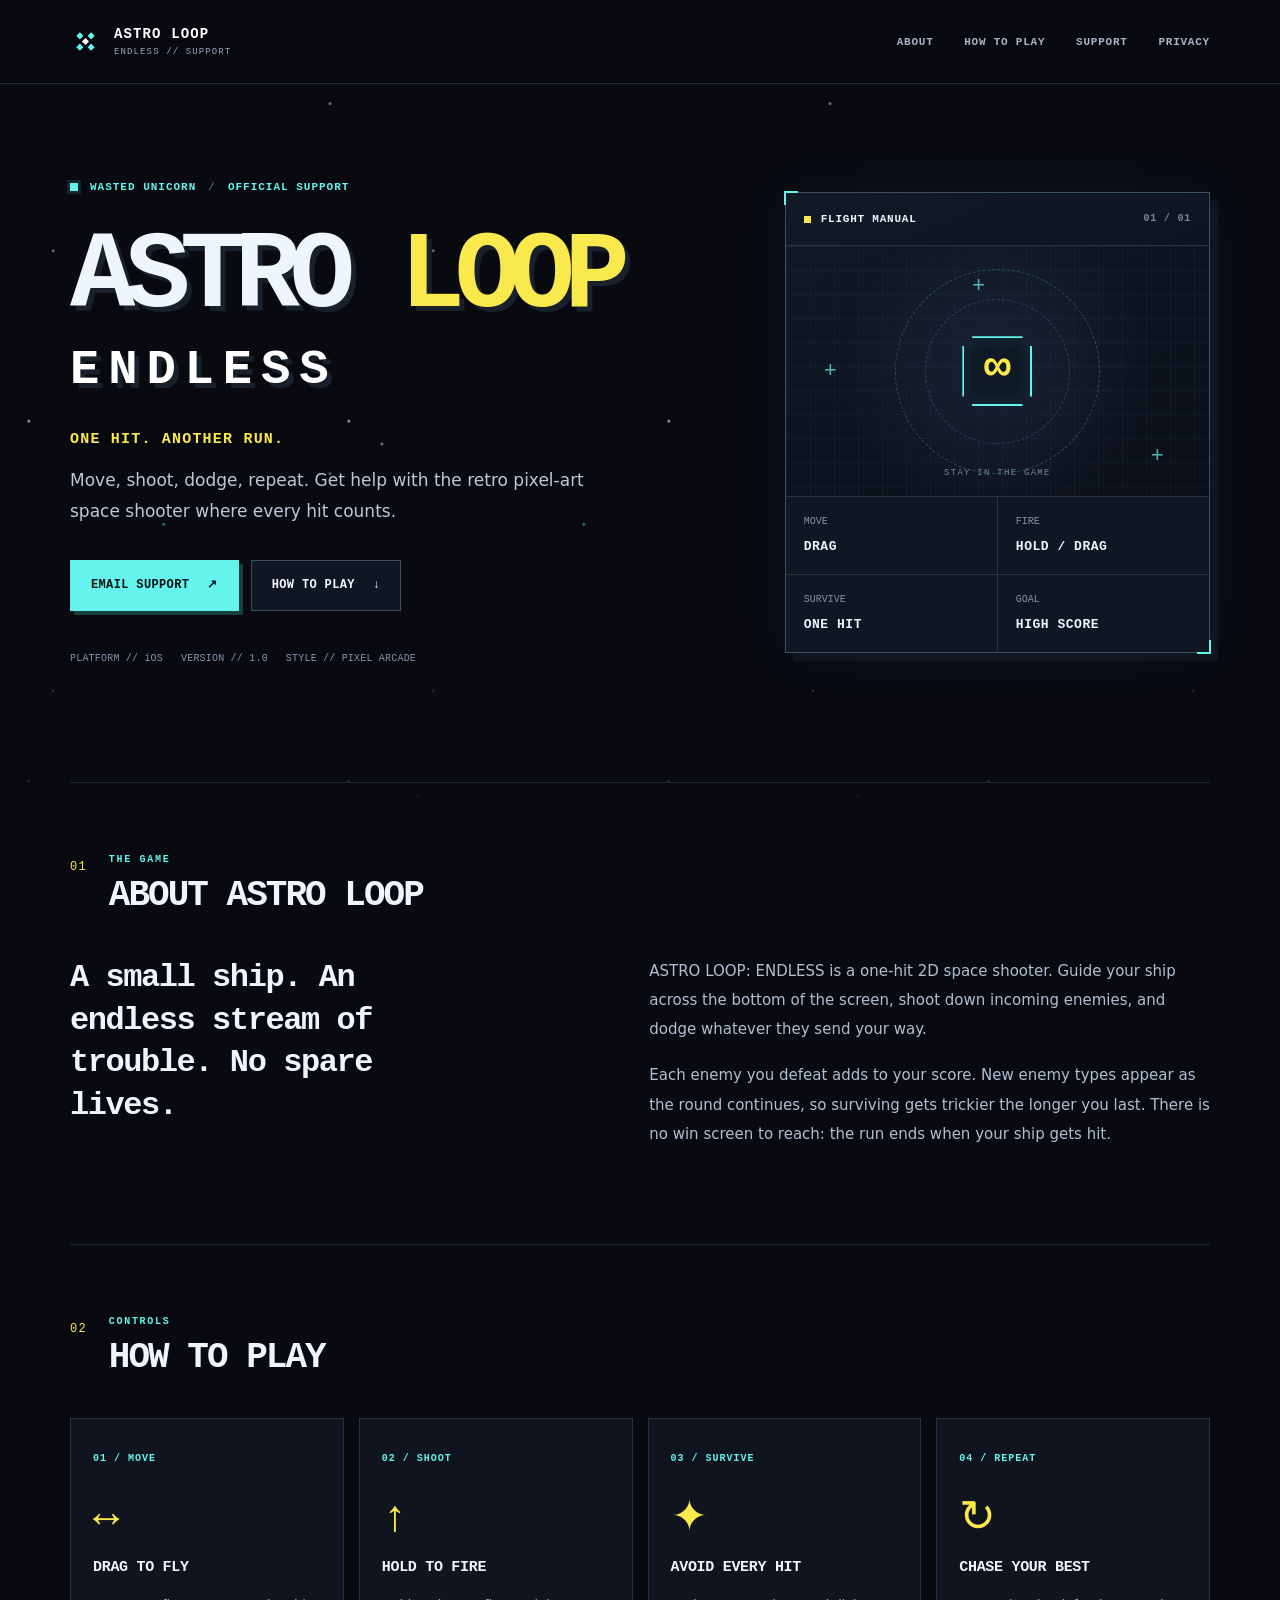
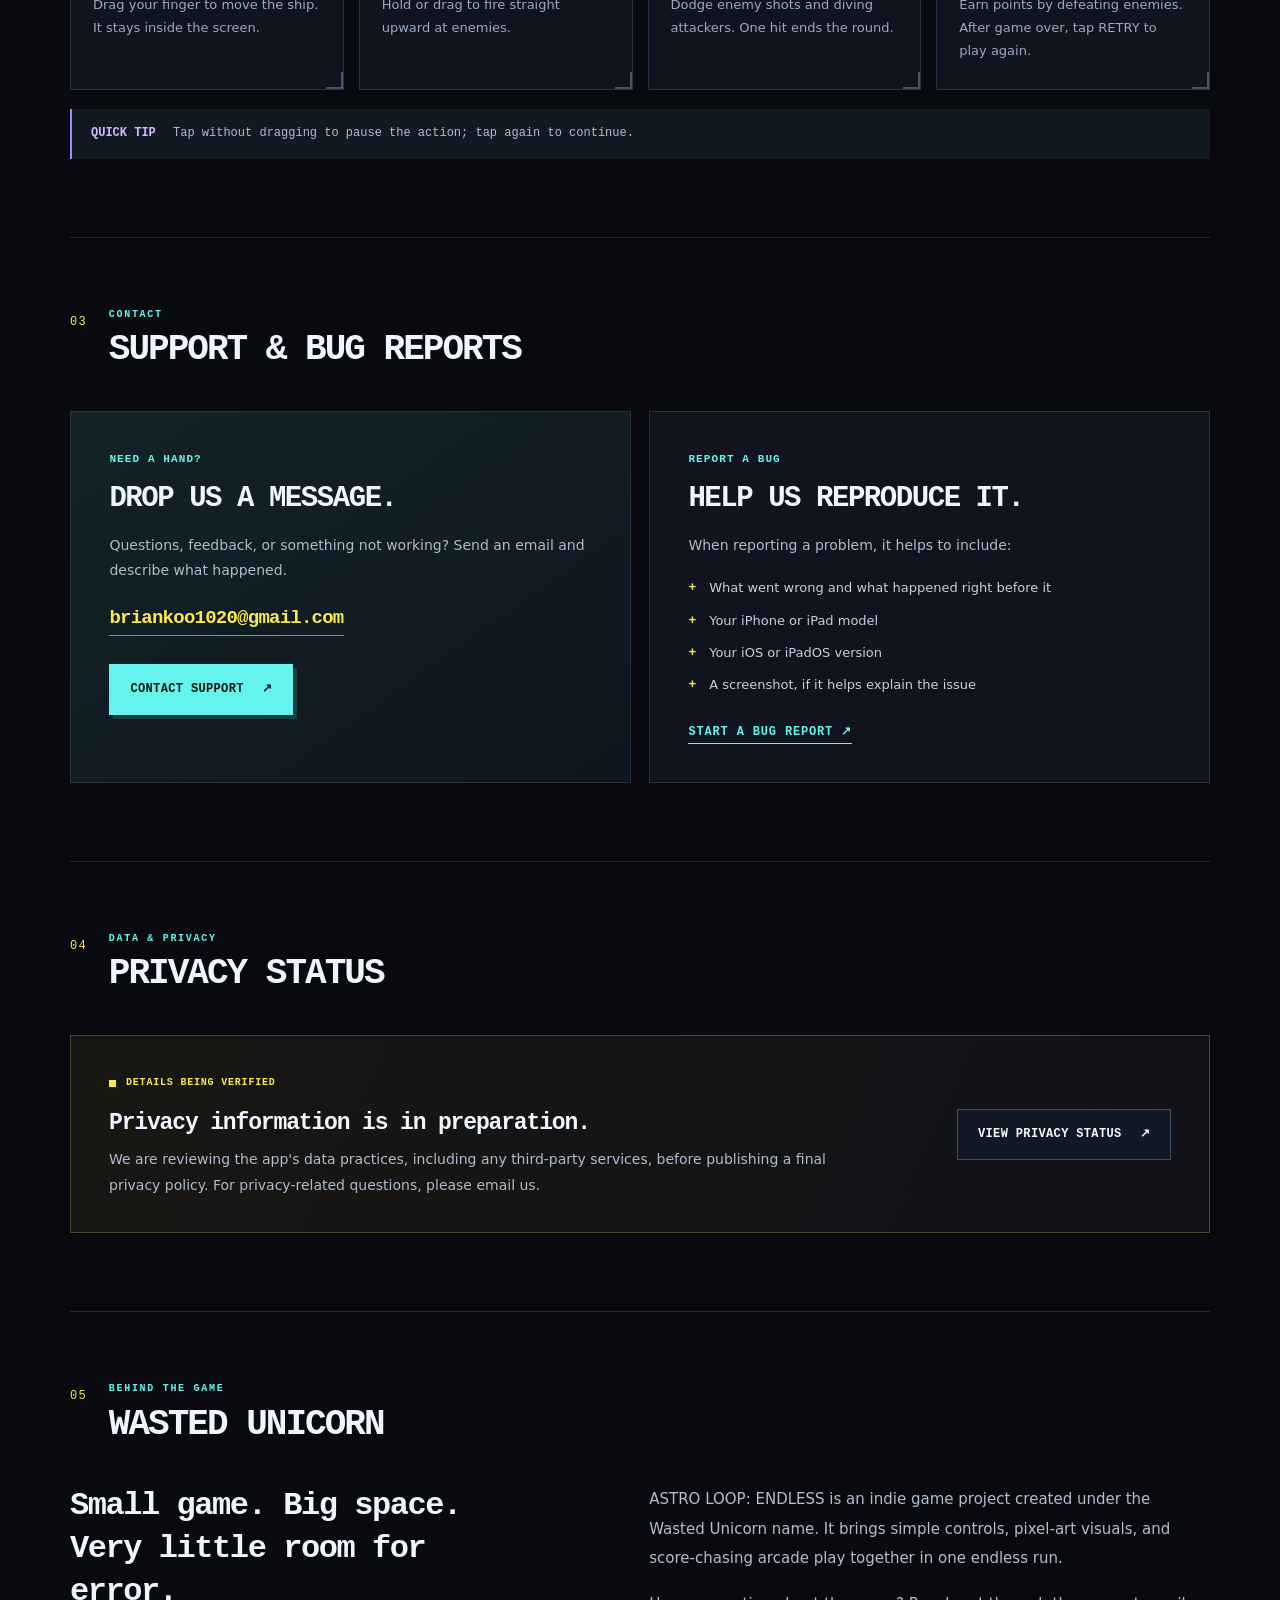
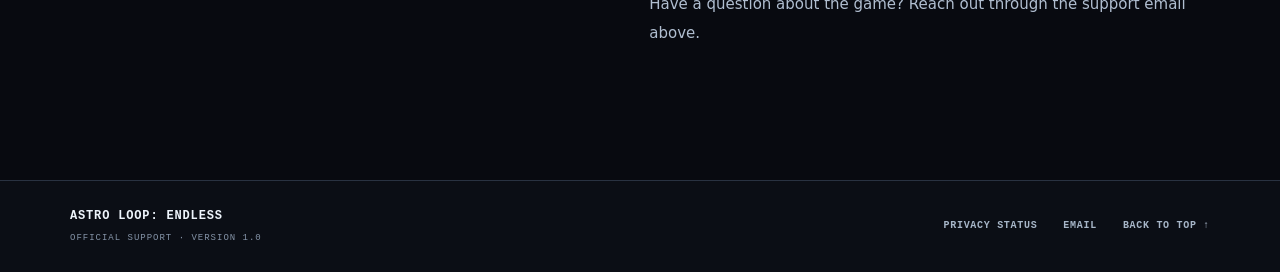
<file: index.html>
<!doctype html>
<html lang="en">
<head>
  <meta charset="utf-8">
  <meta name="viewport" content="width=device-width, initial-scale=1">
  <meta name="theme-color" content="#080a10">
  <meta name="description" content="Official support for ASTRO LOOP: ENDLESS. Find controls, report a bug, and get in touch with Wasted Unicorn.">
  <title>ASTRO LOOP: ENDLESS | Official Support</title>
  <link rel="stylesheet" href="styles.css">
</head>
<body>
  <a class="skip-link" href="#main">Skip to content</a>
  <div class="space-dust" aria-hidden="true"></div>

  <header class="site-header">
    <div class="shell header-inner">
      <a class="brand" href="index.html" aria-label="ASTRO LOOP: ENDLESS, home">
        <span class="brand-symbol" aria-hidden="true"><span></span><span></span><span></span><span></span><span></span></span>
        <span class="brand-text"><strong>ASTRO LOOP</strong><small>ENDLESS // SUPPORT</small></span>
      </a>
      <nav class="top-nav" aria-label="Main navigation">
        <a href="#about">ABOUT</a>
        <a href="#controls">HOW TO PLAY</a>
        <a href="#support">SUPPORT</a>
        <a href="#privacy">PRIVACY</a>
      </nav>
    </div>
  </header>

  <main id="main">
    <section class="hero shell" aria-labelledby="hero-heading">
      <div class="hero-copy">
        <p class="eyebrow"><span class="signal" aria-hidden="true"></span> WASTED UNICORN <span class="eyebrow-divider">/</span> OFFICIAL SUPPORT</p>
        <h1 id="hero-heading">ASTRO <span>LOOP</span><small>ENDLESS</small></h1>
        <p class="hero-kicker">ONE HIT. ANOTHER RUN.</p>
        <p class="hero-lead">Move, shoot, dodge, repeat. Get help with the retro pixel-art space shooter where every hit counts.</p>
        <div class="hero-actions">
          <a class="button button-primary" href="mailto:briankoo1020@gmail.com?subject=ASTRO%20LOOP%3A%20ENDLESS%20-%20Support">EMAIL SUPPORT <span aria-hidden="true">↗</span></a>
          <a class="button button-ghost" href="#controls">HOW TO PLAY <span aria-hidden="true">↓</span></a>
        </div>
        <div class="hero-meta"><span>PLATFORM // iOS</span><span>VERSION // 1.0</span><span>STYLE // PIXEL ARCADE</span></div>
      </div>

      <aside class="hud" aria-label="Game at a glance">
        <div class="hud-top"><span class="hud-dot" aria-hidden="true"></span><span>FLIGHT MANUAL</span><span class="hud-index">01 / 01</span></div>
        <div class="hud-art" aria-hidden="true">
          <div class="hud-ring ring-one"></div><div class="hud-ring ring-two"></div>
          <span class="hud-cross cross-top">+</span><span class="hud-cross cross-left">+</span><span class="hud-cross cross-bottom">+</span>
          <div class="hud-reticle"><span></span><span></span><span></span><span></span><b>∞</b></div>
          <div class="hud-caption">STAY IN THE GAME</div>
        </div>
        <div class="hud-specs">
          <div><span>MOVE</span><strong>DRAG</strong></div>
          <div><span>FIRE</span><strong>HOLD / DRAG</strong></div>
          <div><span>SURVIVE</span><strong>ONE HIT</strong></div>
          <div><span>GOAL</span><strong>HIGH SCORE</strong></div>
        </div>
      </aside>
    </section>

    <section id="about" class="content-section shell" aria-labelledby="about-heading">
      <div class="section-heading"><span class="section-number">01</span><div><p class="section-overline">THE GAME</p><h2 id="about-heading">ABOUT ASTRO LOOP</h2></div></div>
      <div class="two-column">
        <p class="body-lead">A small ship. An endless stream of trouble. No spare lives.</p>
        <div class="prose"><p>ASTRO LOOP: ENDLESS is a one-hit 2D space shooter. Guide your ship across the bottom of the screen, shoot down incoming enemies, and dodge whatever they send your way.</p><p>Each enemy you defeat adds to your score. New enemy types appear as the round continues, so surviving gets trickier the longer you last. There is no win screen to reach: the run ends when your ship gets hit.</p></div>
      </div>
    </section>

    <section id="controls" class="content-section shell" aria-labelledby="controls-heading">
      <div class="section-heading"><span class="section-number">02</span><div><p class="section-overline">CONTROLS</p><h2 id="controls-heading">HOW TO PLAY</h2></div></div>
      <div class="steps-grid">
        <article class="step-card"><span class="step-index">01 / MOVE</span><div class="step-symbol" aria-hidden="true">↔</div><h3>DRAG TO FLY</h3><p>Drag your finger to move the ship. It stays inside the screen.</p></article>
        <article class="step-card"><span class="step-index">02 / SHOOT</span><div class="step-symbol" aria-hidden="true">↑</div><h3>HOLD TO FIRE</h3><p>Hold or drag to fire straight upward at enemies.</p></article>
        <article class="step-card"><span class="step-index">03 / SURVIVE</span><div class="step-symbol" aria-hidden="true">✦</div><h3>AVOID EVERY HIT</h3><p>Dodge enemy shots and diving attackers. One hit ends the round.</p></article>
        <article class="step-card"><span class="step-index">04 / REPEAT</span><div class="step-symbol" aria-hidden="true">↻</div><h3>CHASE YOUR BEST</h3><p>Earn points by defeating enemies. After game over, tap RETRY to play again.</p></article>
      </div>
      <p class="tip"><span class="tip-label">QUICK TIP</span> Tap without dragging to pause the action; tap again to continue.</p>
    </section>

    <section id="support" class="content-section shell" aria-labelledby="support-heading">
      <div class="section-heading"><span class="section-number">03</span><div><p class="section-overline">CONTACT</p><h2 id="support-heading">SUPPORT &amp; BUG REPORTS</h2></div></div>
      <div class="support-grid">
        <div class="contact-panel">
          <p class="tiny-label">NEED A HAND?</p><h3>DROP US A MESSAGE.</h3>
          <p>Questions, feedback, or something not working? Send an email and describe what happened.</p>
          <a class="contact-email" href="mailto:briankoo1020@gmail.com">briankoo1020@gmail.com</a>
          <a class="button button-primary" href="mailto:briankoo1020@gmail.com?subject=ASTRO%20LOOP%3A%20ENDLESS%20-%20Support">CONTACT SUPPORT <span aria-hidden="true">↗</span></a>
        </div>
        <div class="bug-panel">
          <p class="tiny-label">REPORT A BUG</p><h3>HELP US REPRODUCE IT.</h3>
          <p>When reporting a problem, it helps to include:</p>
          <ul class="bug-list"><li>What went wrong and what happened right before it</li><li>Your iPhone or iPad model</li><li>Your iOS or iPadOS version</li><li>A screenshot, if it helps explain the issue</li></ul>
          <a class="text-link" href="mailto:briankoo1020@gmail.com?subject=ASTRO%20LOOP%3A%20ENDLESS%20-%20Bug%20Report&amp;body=Device%3A%0AiOS%20version%3A%0AWhat%20happened%3A%0ASteps%20to%20reproduce%3A%0A">START A BUG REPORT <span aria-hidden="true">↗</span></a>
        </div>
      </div>
    </section>

    <section id="privacy" class="content-section shell" aria-labelledby="privacy-heading">
      <div class="section-heading"><span class="section-number">04</span><div><p class="section-overline">DATA &amp; PRIVACY</p><h2 id="privacy-heading">PRIVACY STATUS</h2></div></div>
      <div class="privacy-panel"><div><p class="draft-tag"><span class="draft-indicator" aria-hidden="true"></span> DETAILS BEING VERIFIED</p><h3>Privacy information is in preparation.</h3><p>We are reviewing the app's data practices, including any third-party services, before publishing a final privacy policy. For privacy-related questions, please email us.</p></div><a class="button button-ghost" href="privacy.html">VIEW PRIVACY STATUS <span aria-hidden="true">↗</span></a></div>
    </section>

    <section id="developer" class="content-section shell developer-section" aria-labelledby="developer-heading">
      <div class="section-heading"><span class="section-number">05</span><div><p class="section-overline">BEHIND THE GAME</p><h2 id="developer-heading">WASTED UNICORN</h2></div></div>
      <div class="two-column"><p class="body-lead">Small game. Big space. Very little room for error.</p><div class="prose"><p>ASTRO LOOP: ENDLESS is an indie game project created under the Wasted Unicorn name. It brings simple controls, pixel-art visuals, and score-chasing arcade play together in one endless run.</p><p>Have a question about the game? Reach out through the support email above.</p></div></div>
    </section>
  </main>

  <footer class="site-footer"><div class="shell footer-inner"><div><strong>ASTRO LOOP: ENDLESS</strong><span>OFFICIAL SUPPORT · VERSION 1.0</span></div><div class="footer-links"><a href="privacy.html">PRIVACY STATUS</a><a href="mailto:briankoo1020@gmail.com">EMAIL</a><a href="#main">BACK TO TOP ↑</a></div></div></footer>
</body>
</html>
</file>
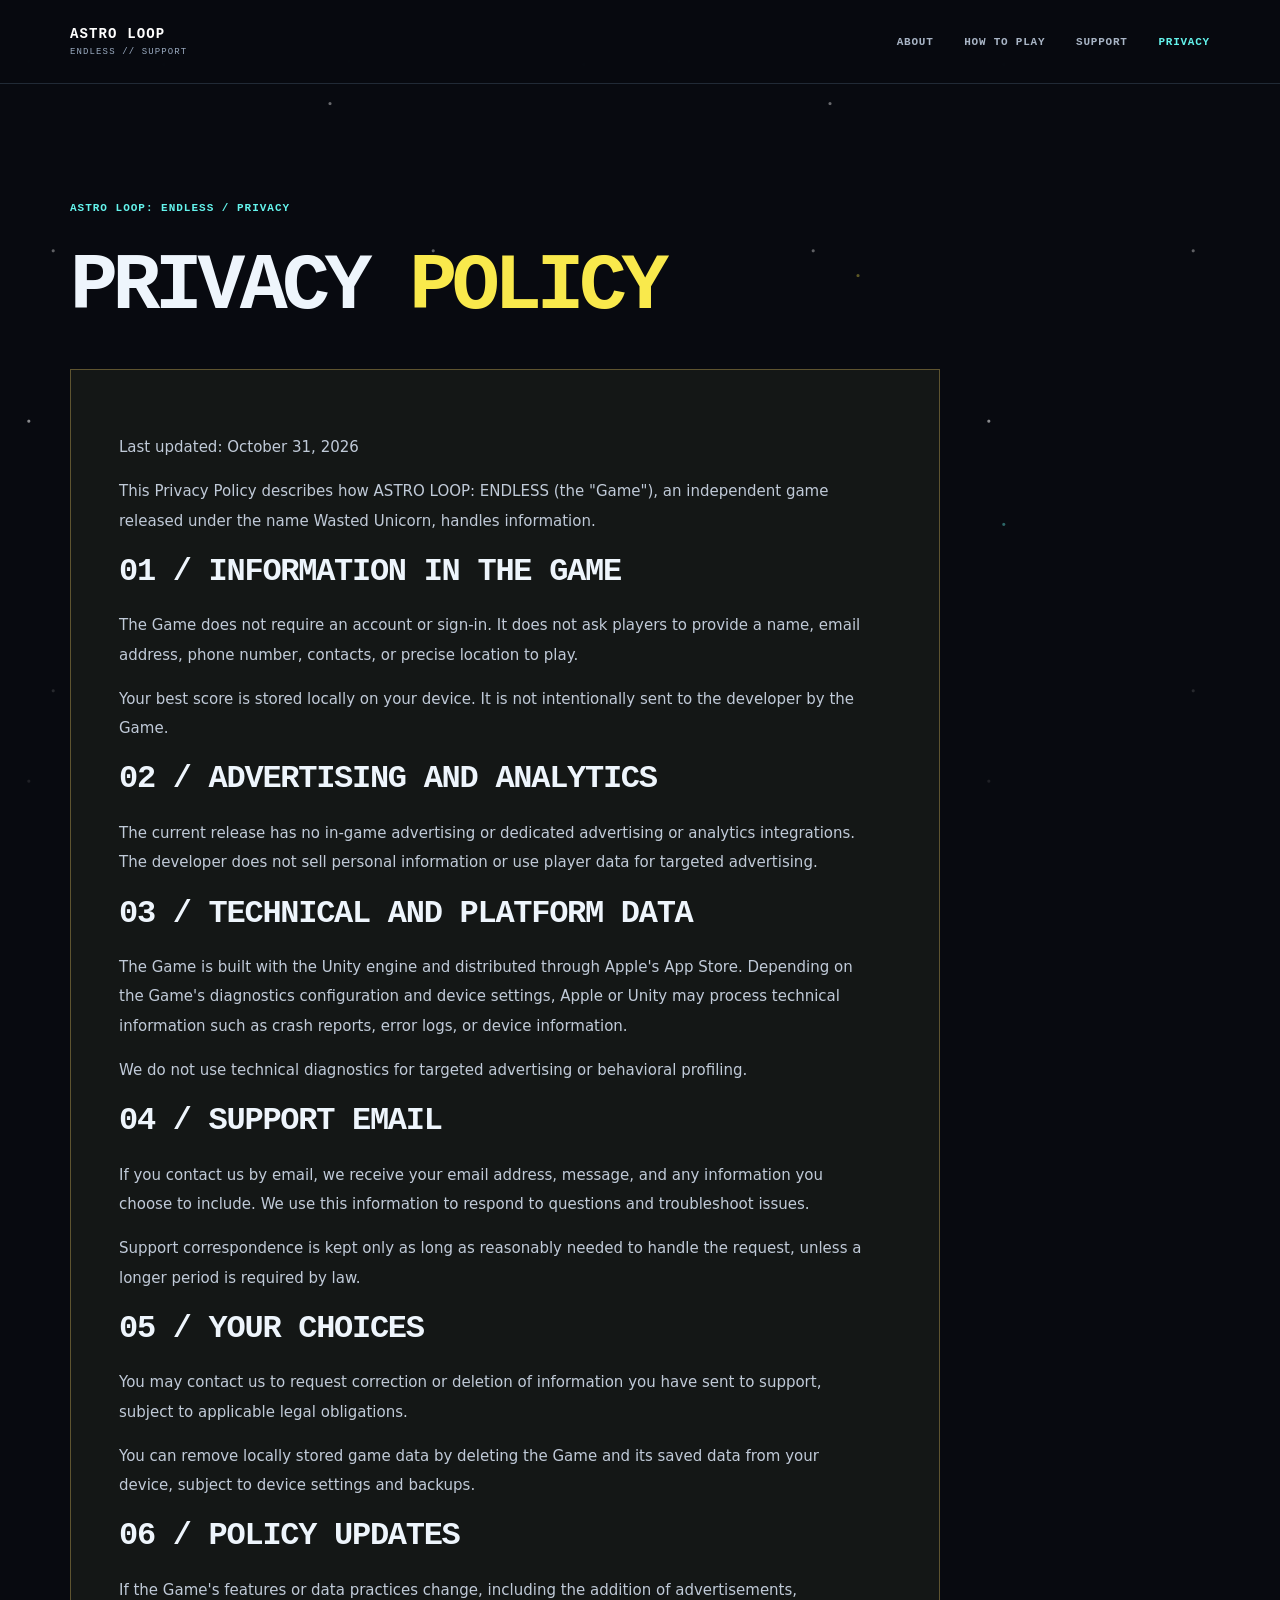
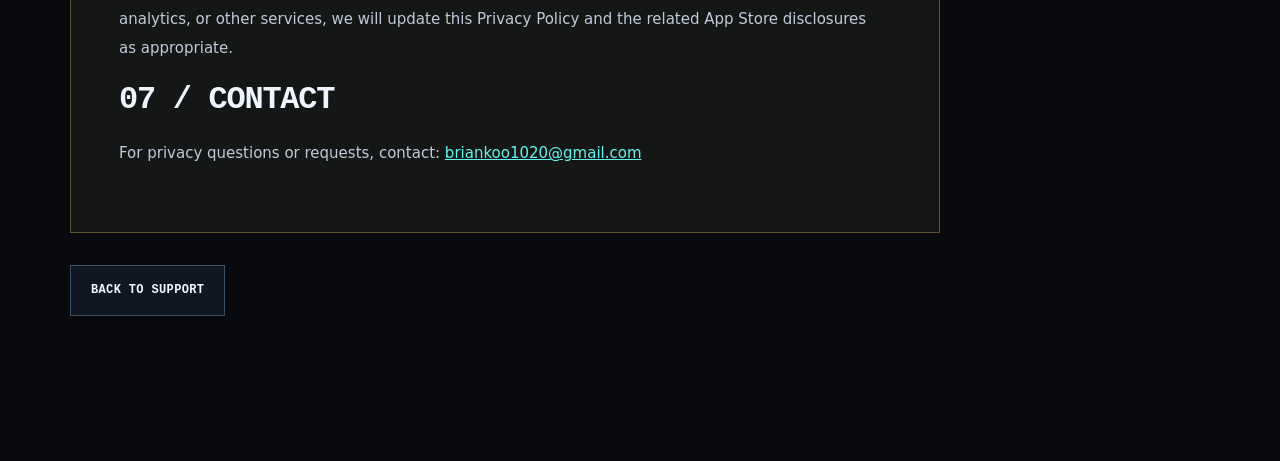
<file: privacy.html>
<!doctype html>
<html lang="en">
<head>
  <meta charset="utf-8">
  <meta name="viewport" content="width=device-width, initial-scale=1">
  <meta name="theme-color" content="#080a10">
  <title>Privacy Policy | ASTRO LOOP: ENDLESS</title>
  <link rel="stylesheet" href="styles.css">
</head>
<body>
  <a class="skip-link" href="#main">Skip to content</a>
  <div class="space-dust" aria-hidden="true"></div>

  <header class="site-header">
    <div class="shell header-inner">
      <a class="brand" href="index.html">
        <span class="brand-text">
          <strong>ASTRO LOOP</strong>
          <small>ENDLESS // SUPPORT</small>
        </span>
      </a>
      <nav class="top-nav">
        <a href="index.html#about">ABOUT</a>
        <a href="index.html#controls">HOW TO PLAY</a>
        <a href="index.html#support">SUPPORT</a>
        <a href="privacy.html" aria-current="page">PRIVACY</a>
      </nav>
    </div>
  </header>

  <main id="main" class="shell privacy-page">
    <p class="eyebrow">ASTRO LOOP: ENDLESS / PRIVACY</p>
    <h1>PRIVACY <span>POLICY</span></h1>

    <div class="policy-notice policy-document">
      <p class="policy-date">Last updated: October 31, 2026</p>

      <p>
        This Privacy Policy describes how ASTRO LOOP: ENDLESS
        (the "Game"), an independent game released under the
        name Wasted Unicorn, handles information.
      </p>

      <section>
        <h2>01 / INFORMATION IN THE GAME</h2>
        <p>
          The Game does not require an account or sign-in.
          It does not ask players to provide a name, email
          address, phone number, contacts, or precise
          location to play.
        </p>
        <p>
          Your best score is stored locally on your device.
          It is not intentionally sent to the developer
          by the Game.
        </p>
      </section>

      <section>
        <h2>02 / ADVERTISING AND ANALYTICS</h2>
        <p>
          The current release has no in-game advertising
          or dedicated advertising or analytics integrations.
          The developer does not sell personal information
          or use player data for targeted advertising.
        </p>
      </section>

      <section>
        <h2>03 / TECHNICAL AND PLATFORM DATA</h2>
        <p>
          The Game is built with the Unity engine and
          distributed through Apple's App Store.
          Depending on the Game's diagnostics configuration
          and device settings, Apple or Unity may process
          technical information such as crash reports,
          error logs, or device information.
        </p>
        <p>
          We do not use technical diagnostics for targeted
          advertising or behavioral profiling.
        </p>
      </section>

      <section>
        <h2>04 / SUPPORT EMAIL</h2>
        <p>
          If you contact us by email, we receive your email
          address, message, and any information you choose
          to include. We use this information to respond
          to questions and troubleshoot issues.
        </p>
        <p>
          Support correspondence is kept only as long
          as reasonably needed to handle the request,
          unless a longer period is required by law.
        </p>
      </section>

      <section>
        <h2>05 / YOUR CHOICES</h2>
        <p>
          You may contact us to request correction or
          deletion of information you have sent to support,
          subject to applicable legal obligations.
        </p>
        <p>
          You can remove locally stored game data by
          deleting the Game and its saved data from
          your device, subject to device settings
          and backups.
        </p>
      </section>

      <section>
        <h2>06 / POLICY UPDATES</h2>
        <p>
          If the Game's features or data practices change,
          including the addition of advertisements,
          analytics, or other services, we will update
          this Privacy Policy and the related App Store
          disclosures as appropriate.
        </p>
      </section>

      <section>
        <h2>07 / CONTACT</h2>
        <p>
          For privacy questions or requests, contact:
          <a href="mailto:briankoo1020@gmail.com">
            briankoo1020@gmail.com
          </a>
        </p>
      </section>
    </div>

    <a class="button button-ghost" href="index.html">
      BACK TO SUPPORT
    </a>
  </main>
</body>
</html>
</file>
<file: styles.css>
/* ASTRO LOOP: ENDLESS — original, self-contained support website styles */
:root{color-scheme:dark;--bg:#080a10;--surface:#10141e;--surface-2:#151b27;--line:#293241;--text:#eef5fc;--muted:#9aaac0;--cyan:#64f4ed;--gold:#f9e94c;--violet:#aa86ff;--mono:ui-monospace,SFMono-Regular,Menlo,Consolas,"Liberation Mono",monospace;--body:system-ui,-apple-system,BlinkMacSystemFont,"Segoe UI",sans-serif}
*{box-sizing:border-box}html{scroll-behavior:smooth;scroll-padding-top:90px}body{margin:0;min-width:320px;background:var(--bg);color:var(--text);font-family:var(--body);line-height:1.65;-webkit-font-smoothing:antialiased;position:relative}a{color:inherit}a:focus-visible{outline:2px solid var(--gold);outline-offset:4px}::selection{background:var(--gold);color:#080a10}.shell{width:min(1140px,calc(100% - 64px));margin-inline:auto}.skip-link{position:fixed;top:-100px;left:20px;padding:10px 14px;background:var(--gold);color:#080a10;z-index:100}.skip-link:focus{top:16px}.space-dust{pointer-events:none;position:absolute;inset:0 0 auto 0;height:860px;z-index:0;background-image:radial-gradient(circle at 9% 17%,rgba(255,255,255,.8) 0 1px,transparent 2px),radial-gradient(circle at 83% 11%,rgba(255,255,255,.65) 0 1px,transparent 2px),radial-gradient(circle at 39% 14%,rgba(100,244,237,.8) 0 1px,transparent 2px),radial-gradient(circle at 66% 28%,rgba(255,255,255,.55) 0 1px,transparent 2px),radial-gradient(circle at 95% 53%,rgba(249,233,76,.5) 0 1px,transparent 2px),radial-gradient(circle at 14% 57%,rgba(255,255,255,.5) 0 1px,transparent 2px);background-size:320px 360px,460px 400px,420px 460px,500px 370px,440px 520px,380px 440px;opacity:.7;mask-image:linear-gradient(180deg,#000 45%,transparent)}header,main,footer{position:relative;z-index:1}
.site-header{height:84px;display:flex;align-items:center;border-bottom:1px solid rgba(96,121,145,.3);background:rgba(8,10,16,.86);backdrop-filter:blur(12px);position:sticky;top:0;z-index:20}.header-inner{display:flex;align-items:center;justify-content:space-between;gap:24px}.brand{text-decoration:none;display:flex;align-items:center;gap:13px;white-space:nowrap}.brand-symbol{display:grid;grid-template-columns:repeat(3,5px);grid-template-rows:repeat(3,5px);gap:3px;transform:rotate(45deg);margin:0 5px}.brand-symbol span{width:5px;height:5px;background:var(--cyan)}.brand-symbol span:nth-child(1){grid-column:2;grid-row:1}.brand-symbol span:nth-child(2){grid-column:1;grid-row:2}.brand-symbol span:nth-child(3){grid-column:2;grid-row:2;background:#fff}.brand-symbol span:nth-child(4){grid-column:3;grid-row:2}.brand-symbol span:nth-child(5){grid-column:2;grid-row:3}.brand-text{display:flex;flex-direction:column;line-height:1.15;gap:5px;font-family:var(--mono);letter-spacing:.07em}.brand-text strong{font-size:14px;color:#fff}.brand-text small{font-size:9px;color:var(--muted)}.top-nav{display:flex;align-items:center;gap:clamp(14px,2.4vw,34px)}.top-nav a{font:700 11px var(--mono);letter-spacing:.07em;text-decoration:none;color:#a9b5c6;white-space:nowrap;transition:color .2s}.top-nav a:hover,.top-nav a[aria-current="page"]{color:var(--cyan)}
.hero{display:grid;grid-template-columns:minmax(0,1.2fr) minmax(320px,.8fr);gap:clamp(35px,6vw,95px);align-items:center;padding-top:94px;padding-bottom:115px}.eyebrow,.section-overline,.tiny-label,.section-number,.hero-kicker,.hero-meta,.button,.hud-top,.hud-caption,.hud-specs,.step-index,.step-card h3,.tip,.contact-email,.draft-tag,.text-link,.footer-inner,.privacy-page h1{font-family:var(--mono)}.eyebrow{display:flex;align-items:center;gap:12px;font-size:11px;font-weight:700;letter-spacing:.09em;color:var(--cyan);margin:0 0 28px}.signal{display:inline-block;width:8px;height:8px;background:var(--cyan);box-shadow:0 0 0 3px rgba(100,244,237,.12)}.eyebrow-divider{color:#506073}.hero h1{margin:0;line-height:.99;font-family:var(--mono);font-size:clamp(63px,8.5vw,124px);font-weight:900;letter-spacing:-.095em;white-space:nowrap;text-shadow:5px 5px 0 #18202b}.hero h1>span,.privacy-page h1 span{color:var(--gold)}.hero h1 small{display:block;font-size:.45em;letter-spacing:.18em;font-weight:900;color:#fff;margin-top:14px}.hero-kicker{margin:34px 0 12px;font-size:15px;letter-spacing:.08em;font-weight:800;color:var(--gold)}.hero-lead{font-size:17px;max-width:550px;color:#bcc8d7;line-height:1.85;margin:0}.hero-actions{display:flex;flex-wrap:wrap;gap:12px;margin-top:32px}.button{font-size:12px;font-weight:800;letter-spacing:.03em;display:inline-flex;justify-content:center;align-items:center;gap:18px;text-decoration:none;padding:16px 20px;min-height:51px;transition:transform .2s,background .2s,border-color .2s;border:1px solid transparent;line-height:1.2}.button:hover{transform:translateY(-2px)}.button-primary{color:#031414;background:var(--cyan);box-shadow:4px 4px 0 #17403f}.button-primary:hover{background:#9afff8}.button-ghost{border-color:#3d5063;background:rgba(18,27,40,.8);color:#f3f7ff}.button-ghost:hover{border-color:var(--cyan)}.hero-meta{display:flex;flex-wrap:wrap;gap:10px 18px;margin-top:40px;font-size:10px;letter-spacing:.02em;color:#8394aa}
.hud{background:linear-gradient(155deg,rgba(18,26,39,.98),rgba(8,12,20,.98));border:1px solid #3b5064;box-shadow:8px 8px 0 rgba(45,61,82,.2),0 0 48px rgba(81,112,177,.08);position:relative}.hud::before,.hud::after{content:"";position:absolute;width:12px;height:12px;border-color:var(--cyan);border-style:solid}.hud::before{top:-2px;left:-2px;border-width:2px 0 0 2px}.hud::after{bottom:-2px;right:-2px;border-width:0 2px 2px 0}.hud-top{height:53px;padding:0 18px;display:flex;align-items:center;gap:10px;border-bottom:1px solid var(--line);font-size:11px;font-weight:700;letter-spacing:.07em}.hud-dot{height:7px;width:7px;background:var(--gold)}.hud-index{margin-left:auto;color:#75869c;font-size:10px}.hud-art{height:250px;position:relative;overflow:hidden;display:flex;align-items:center;justify-content:center;background-image:linear-gradient(rgba(100,244,237,.04) 1px,transparent 1px),linear-gradient(90deg,rgba(100,244,237,.04) 1px,transparent 1px);background-size:24px 24px}.hud-art::before{content:"";position:absolute;inset:0;background:radial-gradient(circle at center,rgba(94,122,174,.14),transparent 64%)}.hud-ring{position:absolute;border:1px dashed rgba(100,244,237,.26);border-radius:50%;aspect-ratio:1}.ring-one{width:205px}.ring-two{width:145px;border-color:rgba(166,130,255,.28)}.hud-reticle{position:relative;width:70px;height:70px;display:flex;align-items:center;justify-content:center;border:2px solid var(--cyan);box-shadow:0 0 19px rgba(100,244,237,.17),inset 0 0 18px rgba(100,244,237,.09);background:#0f1926;clip-path:polygon(0 14%,14% 14%,14% 0,86% 0,86% 14%,100% 14%,100% 86%,86% 86%,86% 100%,14% 100%,14% 86%,0 86%)}.hud-reticle b{font:900 45px var(--mono);color:var(--gold);transform:translateY(-3px)}.hud-cross{position:absolute;font:22px var(--mono);color:rgba(100,244,237,.7)}.cross-top{top:28px;left:44%}.cross-left{left:38px;top:45%}.cross-bottom{bottom:27px;right:45px}.hud-caption{position:absolute;bottom:15px;color:#75879b;font-size:9px;letter-spacing:.14em}.hud-specs{display:grid;grid-template-columns:1fr 1fr;gap:1px;background:var(--line);border-top:1px solid var(--line)}.hud-specs>div{background:#101723;padding:17px 18px;display:flex;flex-direction:column;gap:5px}.hud-specs span{font-size:10px;color:#8295a9}.hud-specs strong{font-size:13px;color:var(--text);letter-spacing:.04em}
.content-section{padding-block:69px 78px;border-top:1px solid rgba(95,117,143,.28)}.section-heading{display:flex;gap:22px;align-items:flex-start;margin-bottom:40px}.section-number{color:var(--gold);padding-top:6px;font-size:12px;letter-spacing:.1em}.section-overline{color:var(--cyan);font-size:10px;letter-spacing:.17em;font-weight:700;margin:0 0 6px}.section-heading h2{margin:0;font:900 clamp(25px,3vw,36px)/1.16 var(--mono);letter-spacing:-.055em}.two-column{display:grid;grid-template-columns:.85fr 1fr;gap:9%;align-items:start}.body-lead{font:800 clamp(22px,2.7vw,32px)/1.34 var(--mono);letter-spacing:-.045em;margin:0;max-width:420px}.prose{max-width:650px;color:#b0bed0;font-size:15px;line-height:1.95}.prose p{margin:0 0 17px}.steps-grid{display:grid;grid-template-columns:repeat(4,minmax(0,1fr));gap:15px}.step-card{padding:24px 22px 26px;min-height:268px;background:var(--surface);border:1px solid var(--line);position:relative}.step-card::after{content:"";position:absolute;right:0;bottom:0;width:15px;height:15px;border-right:2px solid #41576b;border-bottom:2px solid #41576b}.step-index{font-weight:700;font-size:10px;letter-spacing:.1em;color:var(--cyan)}.step-symbol{color:var(--gold);font:44px/1 var(--mono);height:65px;display:flex;align-items:center;margin-top:17px}.step-card h3{margin:4px 0 12px;font-weight:900;font-size:15px;letter-spacing:-.02em}.step-card p{font-size:13px;line-height:1.8;margin:0;color:var(--muted)}.tip{padding:15px 19px;background:#111923;border-left:2px solid var(--violet);font-size:12px;color:#afbcd0;margin:19px 0 0}.tip-label{color:#d2b9ff;font-weight:800;margin-right:10px}.support-grid{display:grid;grid-template-columns:1fr 1fr;gap:18px}.contact-panel,.bug-panel{border:1px solid var(--line);padding:clamp(25px,3vw,39px);min-height:365px}.contact-panel{background:linear-gradient(145deg,#132328,#0f161f)}.bug-panel{background:var(--surface)}.tiny-label{font-size:11px;color:var(--cyan);font-weight:700;letter-spacing:.1em;margin:0 0 13px}.contact-panel h3,.bug-panel h3,.privacy-panel h3{font:900 clamp(22px,2.3vw,29px)/1.25 var(--mono);letter-spacing:-.05em;margin:0 0 15px}.contact-panel p:not(.tiny-label),.bug-panel p:not(.tiny-label),.privacy-panel p:not(.draft-tag){color:#adbdcd;font-size:14px;line-height:1.85;margin:0 0 19px}.contact-email{display:block;width:fit-content;color:var(--gold);font-size:clamp(13px,1.5vw,19px);font-weight:700;letter-spacing:-.04em;overflow-wrap:anywhere;margin:17px 0 28px;text-decoration:none;border-bottom:1px solid rgba(249,233,76,.6)}.bug-list{list-style:none;margin:14px 0 21px;padding:0}.bug-list li{display:flex;gap:13px;font-size:13px;color:#c5d0df;line-height:1.7;margin:10px 0}.bug-list li::before{content:"+";color:var(--gold);font-weight:800;font-family:var(--mono)}.text-link{color:var(--cyan);font-size:12px;font-weight:800;letter-spacing:.07em;text-decoration:none;border-bottom:1px solid var(--cyan);padding-bottom:4px}.text-link:hover{color:white}
.privacy-panel{display:flex;justify-content:space-between;align-items:center;gap:32px;border:1px solid #4b4531;background:linear-gradient(115deg,rgba(50,43,24,.4),rgba(18,20,26,.8));padding:33px 38px}.privacy-panel>div{max-width:720px}.draft-tag{display:inline-flex;align-items:center;gap:10px;font-weight:800;font-size:10px;letter-spacing:.08em;color:var(--gold);margin:0 0 17px}.draft-indicator{display:inline-block;width:7px;height:7px;background:var(--gold)}.privacy-panel h3{font-size:23px;margin-bottom:10px}.privacy-panel p:not(.draft-tag){margin-bottom:0}.privacy-panel .button{white-space:nowrap}.developer-section{padding-bottom:114px}.site-footer{border-top:1px solid var(--line);padding-block:26px;background:#0b0e15}.footer-inner{display:flex;justify-content:space-between;align-items:center;gap:20px}.footer-inner>div:first-child{display:flex;flex-direction:column;gap:5px}.footer-inner strong{font-size:12px;letter-spacing:.07em}.footer-inner span{font-size:9px;color:#8594a8;letter-spacing:.11em}.footer-links{display:flex;flex-wrap:wrap;gap:15px 26px}.footer-links a{font-size:10px;font-weight:700;letter-spacing:.07em;color:#a7b6c8;text-decoration:none}.footer-links a:hover{color:var(--cyan)}
.privacy-page{padding-top:115px;padding-bottom:145px;min-height:calc(100vh - 220px)}.privacy-page h1{font-size:clamp(40px,6.5vw,80px);letter-spacing:-.07em;line-height:1.05;margin:0 0 40px}.policy-notice{padding:clamp(25px,5vw,48px);border:1px solid #5e5430;background:#141716;max-width:870px;margin-bottom:32px}.policy-notice h2{font:800 clamp(22px,3vw,32px)/1.3 var(--mono);letter-spacing:-.04em;margin:0 0 19px}.policy-notice p{color:#c0cad8;font-size:15px;line-height:1.95;max-width:750px}.policy-notice a{color:var(--cyan);overflow-wrap:anywhere}
@media(max-width:1000px){.hero{grid-template-columns:minmax(0,1fr) minmax(285px,.85fr);gap:30px}.hero h1{font-size:clamp(60px,8vw,96px)}.steps-grid{grid-template-columns:repeat(2,minmax(0,1fr))}.step-card{min-height:235px}.privacy-panel{align-items:flex-start;flex-direction:column}.privacy-panel .button{width:fit-content}}
@media(max-width:740px){.shell{width:min(100% - 34px,560px)}.site-header{height:auto;min-height:72px}.header-inner{flex-direction:column;align-items:stretch;gap:14px;padding-top:15px;padding-bottom:12px}.top-nav{justify-content:space-between;gap:12px}.top-nav a{font-size:9px}.hero{padding-top:58px;padding-bottom:76px;grid-template-columns:1fr;gap:42px}.hero h1{font-size:clamp(62px,14.5vw,104px)}.hero-lead{font-size:15px}.hero-meta{font-size:9px}.hud{max-width:540px}.content-section{padding-top:55px;padding-bottom:60px}.section-heading{margin-bottom:27px}.two-column{grid-template-columns:1fr;gap:20px}.body-lead{max-width:none}.support-grid{grid-template-columns:1fr}.privacy-panel{padding:24px}.developer-section{padding-bottom:70px}.footer-inner{align-items:flex-start;flex-direction:column}.privacy-page{padding-top:60px;padding-bottom:90px}}
@media(max-width:410px){.hero h1{font-size:clamp(52px,13.8vw,62px)}.steps-grid{grid-template-columns:1fr}.step-card{min-height:0}.hero-actions{flex-direction:column;align-items:stretch}.hero-meta{gap:6px 13px}.hud-art{height:210px}.hud-specs strong{font-size:11px}.section-heading h2{font-size:25px}.footer-links{gap:12px}.eyebrow{font-size:9px;gap:8px}}
@media(prefers-reduced-motion:reduce){html{scroll-behavior:auto}.button{transition:none}}
</file>
